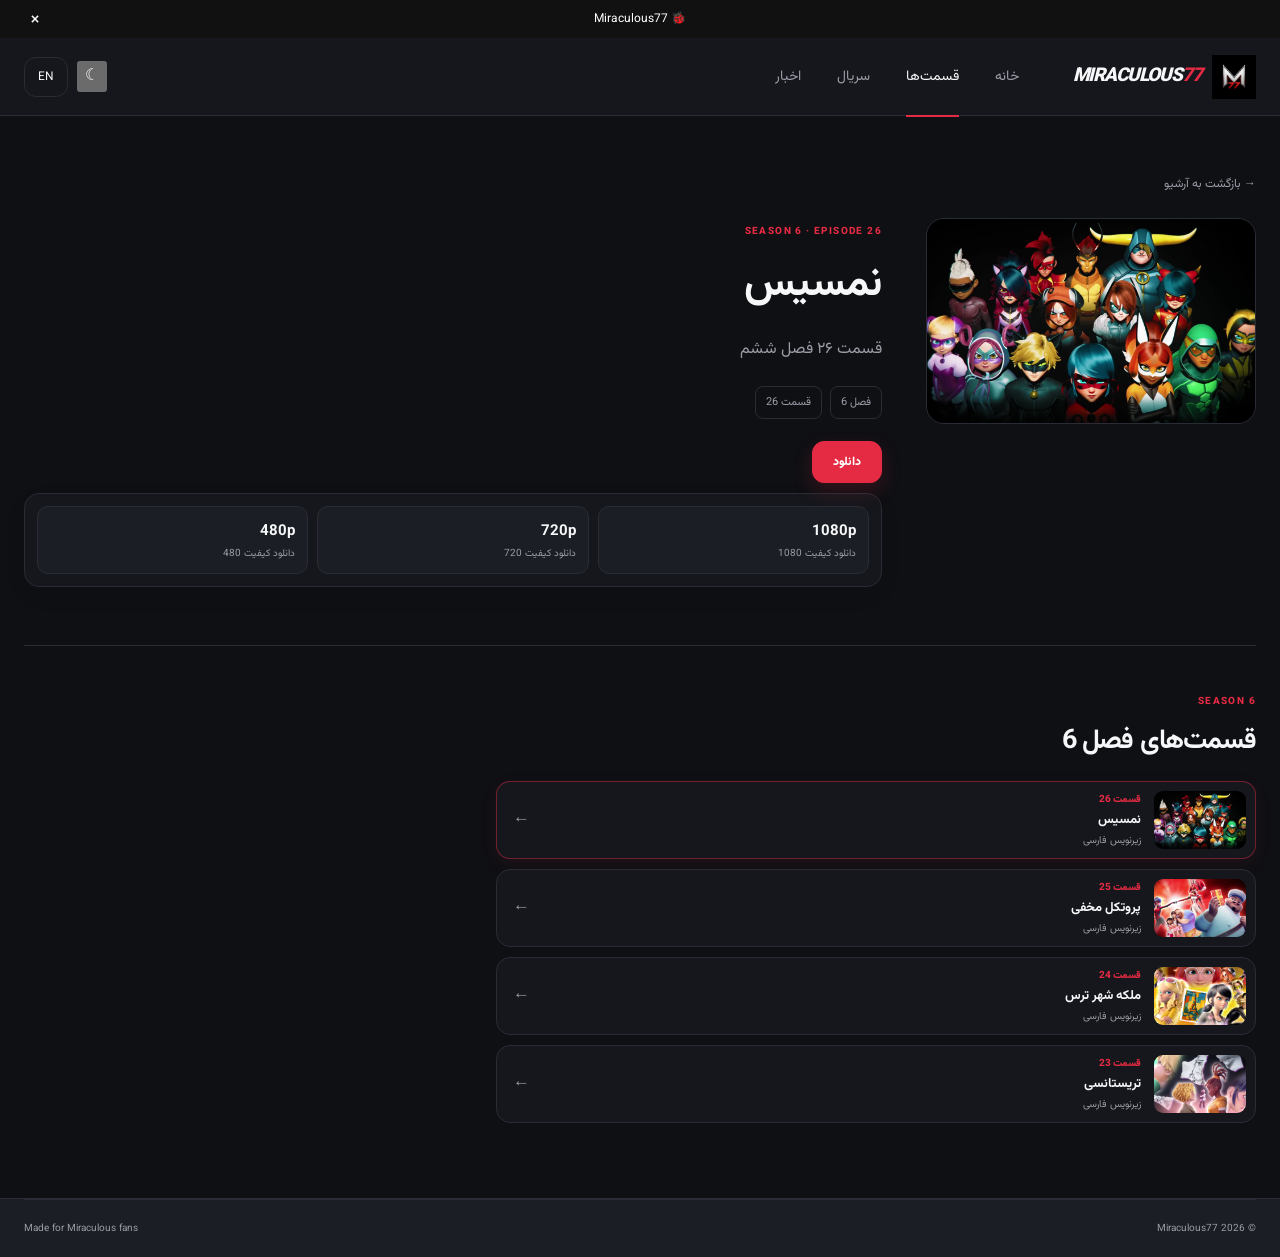
<file: episode.html>
<!doctype html>
<html lang="fa" dir="rtl" data-theme="light"><head><meta charset="utf-8"><meta name="viewport" content="width=device-width,initial-scale=1"><meta name="theme-color" content="#ffffff"><title>قسمت | Miraculous77</title><link rel="preconnect" href="https://fonts.googleapis.com"><link rel="preconnect" href="https://fonts.gstatic.com" crossorigin><link href="https://fonts.googleapis.com/css2?family=Vazirmatn:wght@400;500;600;700;800&display=swap" rel="stylesheet"><link rel="stylesheet" href="style.css"></head><body><div class="announce"><div class="container announce-inner"><span>🐞 Miraculous77</span><button id="closeAnnounce" aria-label="بستن">×</button></div></div><header class="site-header"><div class="container nav-wrap"><a class="brand" href="index.html"><img class="brand-logo" src="[data-uri]" alt="Miraculous77"><span class="brand-text">MIRACULOUS<span>77</span></span></a><nav class="main-nav" id="mainNav"><a href="index.html#home">خانه</a><a class="active" href="index.html#episodes">قسمت‌ها</a><a href="index.html#show">سریال</a><a href="index.html#news">اخبار</a></nav><div class="nav-actions"><button class="round-btn" id="themeBtn" aria-label="تغییر حالت">☾</button><button class="lang-btn" id="langBtn">EN</button><button class="hamburger" id="menuBtn"><i></i><i></i><i></i></button></div></div></header><main><section id="episodePage" class="container episode-page"></section></main><footer><div class="container footer-bottom"><span>© 2026 Miraculous77</span><span>Made for Miraculous fans</span></div></footer><script src="data.js"></script><script src="script.js"></script></body></html>
</file>
<file: style.css>
:root{--bg:#0f1014;--surface:#15171c;--surface2:#1b1e24;--text:#f6f7f8;--muted:#9a9da6;--line:#292c34;--accent:#e52b43;--shadow:0 14px 35px rgba(0,0,0,.24);--radius:16px}

*{box-sizing:border-box}html{scroll-behavior:smooth}body{margin:0;background:var(--bg);color:var(--text);font-family:Vazirmatn,sans-serif;transition:.2s}a{color:inherit}button,input{font:inherit}.container{width:min(1240px,calc(100% - 48px));margin:auto}
.announce{height:38px;background:#111;color:#fff;font-size:12px}.announce-inner{height:100%;display:flex;justify-content:center;align-items:center;position:relative}.announce button{position:absolute;left:0;border:0;background:none;color:#fff;font-size:20px;cursor:pointer}
.site-header{height:78px;background:var(--surface);border-bottom:1px solid var(--line);position:sticky;top:0;z-index:50}.nav-wrap{height:100%;display:flex;align-items:center;gap:54px}.brand{display:inline-flex;text-decoration:none;align-items:center;gap:8px}.brand-mark{width:34px;height:34px;border-radius:10px;display:grid;place-items:center;background:var(--text);color:var(--bg);font-weight:900;font-size:13px}.brand-text{font-weight:900;font-size:19px;letter-spacing:-.055em;font-style:italic}.brand-text span{color:var(--accent);margin-right:2px}.main-nav{display:flex;gap:36px;align-items:center;flex:1}.main-nav a{position:relative;text-decoration:none;color:var(--muted);font-size:14px;padding:29px 0}.main-nav a.active,.main-nav a:hover{color:var(--text)}.main-nav a.active:after{content:"";position:absolute;height:2px;background:var(--accent);left:0;right:0;bottom:0}.nav-actions{display:flex;align-items:center;gap:9px}.icon-btn,.lang-btn,.hamburger{border:1px solid var(--line);background:var(--surface);color:var(--text);cursor:pointer}.icon-btn{width:40px;height:40px;border-radius:12px;font-size:21px}.lang-btn{height:40px;border-radius:12px;padding:0 13px;font-size:12px}.hamburger{display:none;width:40px;height:40px;border-radius:12px;padding:8px}.hamburger i{height:2px;background:var(--text);display:block;margin:5px 0}.search-panel{display:none;background:var(--surface);border-bottom:1px solid var(--line)}.search-panel.open{display:block}.search-inner{padding:22px 0}.search-heading{font-weight:800;margin-bottom:9px}.search-box{height:48px;border:1px solid var(--line);background:var(--surface2);border-radius:12px;display:flex;align-items:center;padding:0 13px;gap:9px}.search-box input{border:0;outline:0;background:none;color:var(--text);width:100%}.search-box button{border:0;background:none;color:var(--muted);font-size:20px}
.home-section{padding:44px 0}.latest-home{padding-top:54px}.section-head{display:flex;justify-content:space-between;align-items:flex-end;gap:20px;margin-bottom:22px}.section-head.compact{margin-bottom:18px}.section-head h1,.section-head h2{margin:7px 0 0;font-size:27px;letter-spacing:-.03em}.eyebrow{font-size:10px;font-weight:800;letter-spacing:.14em;color:var(--accent)}.show-all,.plain-btn{font-size:12px;color:var(--muted);text-decoration:none;background:none;border:0;cursor:pointer}.show-all span{margin-right:7px;color:var(--text)}
.episode-carousel{display:flex;gap:18px;overflow-x:auto;scroll-snap-type:x proximity;padding:4px 2px 14px;direction:ltr;scrollbar-width:thin}.episode-carousel .episode-card{direction:rtl;flex:0 0 350px;scroll-snap-align:start}.episode-card{text-decoration:none;display:block;background:var(--surface);border:1px solid var(--line);border-radius:15px;padding:7px;overflow:hidden;transition:.18s;box-shadow:0 1px 0 rgba(0,0,0,.01)}.episode-card:hover{transform:translateY(-3px);box-shadow:var(--shadow)}.poster{aspect-ratio:4/3;border-radius:11px;overflow:hidden;background:var(--surface2);position:relative}.poster img{width:100%;height:100%;object-fit:cover;display:block}.poster-placeholder{height:100%;display:grid;place-items:center;color:var(--muted);font-size:12px}.badge{position:absolute;right:9px;top:9px;background:var(--accent);color:#fff;padding:4px 8px;border-radius:7px;font-size:10px;font-weight:800}.badge.upcoming{background:#222}.card-info{padding:9px 5px 5px}.card-info small{font-size:10px;color:var(--accent)}.card-info h3{font-size:14px;margin:5px 0 2px;white-space:nowrap;overflow:hidden;text-overflow:ellipsis}.card-info p{font-size:10px;color:var(--accent);margin:0}
.upcoming-home{border-top:1px solid var(--line)}.release-banner{display:grid;grid-template-columns:1.35fr 1fr;min-height:340px;border:1px solid var(--line);border-radius:20px;overflow:hidden;background:var(--surface);box-shadow:var(--shadow)}.release-art{position:relative;min-height:340px;background:var(--surface2)}.release-art img{width:100%;height:100%;object-fit:cover;display:block}.release-copy{padding:44px 48px;display:flex;flex-direction:column;justify-content:center}.release-kicker{font-size:11px;color:var(--accent);font-weight:800}.release-copy h2{font-size:42px;margin:9px 0 15px}.release-copy p{color:var(--muted);font-size:13px;margin:15px 0 4px}.release-date-fa{font-size:28px;margin-bottom:20px}.release-meta{display:flex;gap:8px}.release-meta span{border:1px solid var(--line);padding:7px 10px;border-radius:8px;font-size:11px;color:var(--muted)}.primary-btn{display:inline-flex;align-items:center;justify-content:center;width:max-content;background:var(--accent);color:#fff;text-decoration:none;border-radius:10px;padding:11px 16px;font-size:12px;font-weight:800}
.news-section{border-top:1px solid var(--line)}.news-list{border-top:1px solid var(--line)}.news-item{display:grid;grid-template-columns:45px 1fr;gap:16px;padding:18px 0;border-bottom:1px solid var(--line)}.news-no{font-weight:800;color:var(--accent)}.news-item h3{font-size:14px;margin:0 0 4px}.news-item p{font-size:12px;color:var(--muted);margin:0}.about-section{border-top:1px solid var(--line)}.about-row{display:flex;align-items:center;justify-content:space-between;gap:30px}.about-row h2{margin:8px 0;font-size:27px}.about-row p{color:var(--muted);max-width:650px;line-height:2;font-size:13px}
footer{margin-top:20px;border-top:1px solid var(--line);background:var(--surface2)}.footer-grid{display:grid;grid-template-columns:2fr 1fr 1fr 1fr;gap:45px;padding:44px 0}.footer-grid h3{font-size:13px;margin:0 0 13px}.footer-grid p,.footer-grid a:not(.brand){color:var(--muted);font-size:11px;line-height:2;text-decoration:none;display:block;margin:7px 0}.footer-bottom{border-top:1px solid var(--line);min-height:58px;display:flex;justify-content:space-between;align-items:center;color:var(--muted);font-size:10px}
.archive-page{padding-top:48px}.archive-heading{padding:10px 0 40px}.archive-heading h1{font-size:44px;margin:8px 0}.archive-heading p{color:var(--muted);font-size:13px}.featured-block,.full-archive{border-top:1px solid var(--line);padding:42px 0}.featured-row{display:flex;gap:18px;overflow-x:auto;direction:ltr;padding-bottom:10px}.featured-row .episode-card{direction:rtl;flex:0 0 250px}.featured-hidden{display:none}.archive-controls{display:flex;align-items:center;justify-content:space-between;gap:18px;flex-wrap:wrap;margin-bottom:16px}.season-tabs{display:flex;gap:7px;flex-wrap:wrap}.season-tabs button,.filter-chips button{border:1px solid var(--line);background:var(--surface);color:var(--muted);border-radius:9px;padding:9px 13px;font-size:11px;cursor:pointer}.season-tabs button.active,.filter-chips button.active{background:var(--text);border-color:var(--text);color:var(--bg)}.archive-search{height:40px;min-width:240px;border:1px solid var(--line);border-radius:10px;display:flex;align-items:center;gap:8px;padding:0 11px;background:var(--surface)}.archive-search input{border:0;outline:0;background:none;color:var(--text);width:100%;font-size:12px}.filter-chips{display:flex;gap:7px;align-items:center;margin-bottom:20px}.filter-chips span{font-size:11px;color:var(--muted)}.archive-grid{display:grid;grid-template-columns:repeat(4,minmax(0,1fr));gap:18px}.muted-empty{color:var(--muted);font-size:13px;padding:25px 0}
.episode-page{padding:55px 0}.back{display:inline-block;color:var(--muted);font-size:12px;text-decoration:none;margin-bottom:25px}.episode-detail{display:grid;grid-template-columns:330px 1fr;gap:44px}.detail-poster{aspect-ratio:16/10;border-radius:18px;overflow:hidden;background:var(--surface2);border:1px solid var(--line)}.detail-poster img{width:100%;height:100%;object-fit:cover}.detail-copy h1{font-size:42px;margin:9px 0 15px}.detail-copy>p{color:var(--muted);line-height:2}.detail-meta{display:flex;gap:8px;margin:20px 0}.detail-meta span{border:1px solid var(--line);border-radius:8px;padding:7px 10px;font-size:11px;color:var(--muted)}.detail-actions{display:flex;gap:8px;margin-top:20px}.detail-btn{padding:10px 14px;border:1px solid var(--line);border-radius:10px;text-decoration:none;font-size:12px}.detail-btn.primary{background:var(--accent);color:#fff;border-color:var(--accent)}.count-box{padding:18px;border:1px solid var(--line);border-radius:13px;background:var(--surface2);margin-top:20px}.count-box span{display:block;color:var(--muted);font-size:11px}.count-box strong{display:block;font-size:24px;margin-top:5px}
@media(max-width:980px){.episode-carousel .episode-card{flex-basis:320px}.container{width:min(100% - 32px,1240px)}.nav-wrap{gap:28px}.main-nav{gap:22px}.episode-carousel .episode-card{flex-basis:320px}.archive-grid{grid-template-columns:repeat(3,1fr)}.footer-grid{grid-template-columns:1.6fr 1fr 1fr}.release-banner{grid-template-columns:1fr 1fr}}
@media(max-width:760px){.site-header{height:68px}.main-nav{display:none;position:absolute;top:68px;right:16px;left:16px;flex-direction:column;align-items:stretch;gap:0;background:var(--surface);border:1px solid var(--line);border-radius:13px;box-shadow:var(--shadow);padding:8px}.main-nav.open{display:flex}.main-nav a{padding:12px 10px}.main-nav a.active:after{display:none}.hamburger{display:block}.brand-text{font-size:18px}.brand-mark{width:31px;height:31px}.episode-carousel .episode-card{flex-basis:280px}.release-banner{grid-template-columns:1fr}.release-art{min-height:260px;height:260px}.release-copy{padding:28px}.release-copy h2{font-size:34px}.archive-grid{grid-template-columns:repeat(2,1fr)}.archive-controls{align-items:stretch}.archive-search{width:100%;min-width:0}.footer-grid{grid-template-columns:1fr 1fr}.footer-grid>div:first-child{grid-column:1/-1}.about-row{align-items:flex-start;flex-direction:column}.episode-detail{grid-template-columns:1fr}.detail-poster{max-width:520px}.detail-copy h1{font-size:34px}}
@media(max-width:480px){.container{width:calc(100% - 24px)}.announce{font-size:10px}.nav-actions{gap:5px}.lang-btn{display:none}.section-head h1,.section-head h2{font-size:22px}.episode-carousel .episode-card{flex-basis:240px}.episode-carousel{gap:12px}.poster{border-radius:10px}.release-art{height:210px;min-height:210px}.release-copy h2{font-size:29px}.archive-heading h1{font-size:36px}.archive-grid{gap:11px}.card-info h3{font-size:12px}.footer-grid{grid-template-columns:1fr}.footer-grid>div:first-child{grid-column:auto}.footer-bottom{flex-direction:column;gap:5px;padding:13px}.featured-row .episode-card{flex-basis:210px}}


/* Episode page final enhancements */
.download-wrap{margin-top:22px}.download-toggle{border:1px solid var(--accent);background:var(--accent);color:#fff;border-radius:12px;padding:11px 20px;font:inherit;font-size:12px;font-weight:800;cursor:pointer;box-shadow:0 8px 20px rgba(229,43,67,.18);transition:.18s}.download-toggle:hover{transform:translateY(-2px);box-shadow:0 11px 24px rgba(229,43,67,.23)}.download-toggle.open{background:var(--surface);color:var(--accent);box-shadow:none}.download-panel{display:grid;grid-template-columns:repeat(3,minmax(0,1fr));gap:9px;margin-top:10px;padding:12px;border:1px solid var(--line);border-radius:15px;background:var(--surface);box-shadow:0 8px 24px rgba(17,20,27,.05)}.download-card{min-height:68px;padding:10px 12px;border:1px solid var(--line);border-radius:11px;background:var(--surface2);text-decoration:none;display:flex;flex-direction:column;justify-content:center;gap:3px;transition:.18s}.download-card:hover{border-color:rgba(229,43,67,.4);transform:translateY(-2px)}.download-card strong{font-size:15px;color:var(--text)}.download-card span{font-size:10px;color:var(--muted)}
@media(max-width:600px){.download-panel{grid-template-columns:1fr}}

/* Requested final layout adjustments */
.brand-logo{width:44px;height:44px;object-fit:contain;display:block;background:transparent !important;mix-blend-mode:normal;filter:none}
.footer-brand .brand-logo{width:40px;height:40px}
.episode-carousel .episode-card{flex-basis:410px}
.season-episodes{border-top:1px solid var(--line);margin-top:58px;padding-top:42px}
.season-episode-list{display:flex;flex-direction:column;gap:10px;max-width:760px}
.season-episode-item{display:flex;align-items:center;gap:13px;padding:9px;border:1px solid var(--line);border-radius:14px;background:var(--surface);text-decoration:none;transition:.18s}
.season-episode-item:hover{transform:translateY(-1px);box-shadow:var(--shadow);border-color:rgba(229,43,67,.28)}
.season-episode-item.current{border-color:rgba(229,43,67,.45);box-shadow:0 5px 18px rgba(229,43,67,.07)}
.season-episode-poster{width:92px;height:58px;flex:0 0 92px;border-radius:9px;overflow:hidden;background:var(--surface2)}
.season-episode-poster img{width:100%;height:100%;object-fit:cover;display:block}
.season-episode-info{display:flex;flex-direction:column;gap:3px;min-width:0;flex:1}
.season-episode-info span{font-size:10px;color:var(--accent);font-weight:800}
.season-episode-info strong{font-size:13px;white-space:nowrap;overflow:hidden;text-overflow:ellipsis}
.season-episode-info small{font-size:10px;color:var(--muted)}
.season-episode-arrow{font-size:17px;color:var(--muted);padding:0 7px}
@media(max-width:980px){.episode-carousel .episode-card{flex-basis:360px}}
@media(max-width:760px){.brand-logo{width:38px;height:38px}.episode-carousel .episode-card{flex-basis:320px}.season-episodes{margin-top:42px;padding-top:32px}.season-episode-poster{width:82px;height:54px;flex-basis:82px}}
@media(max-width:480px){.episode-carousel .episode-card{flex-basis:280px}.season-episode-item{gap:10px}.season-episode-poster{width:76px;height:52px;flex-basis:76px}.season-episode-info strong{font-size:12px}.season-episode-arrow{padding:0 3px}}

/* Permanent night mode across every page */
:root,
html[data-theme],
html[data-theme="light"],
html[data-theme="dark"] {
  color-scheme: dark !important;
  --bg: #0f1014 !important;
  --surface: #15171c !important;
  --surface2: #1b1e24 !important;
  --text: #f6f7f8 !important;
  --muted: #9a9da6 !important;
  --line: #292c34 !important;
}
html, body {
  background-color: #0f1014 !important;
  color: #f6f7f8;
}
</file>
